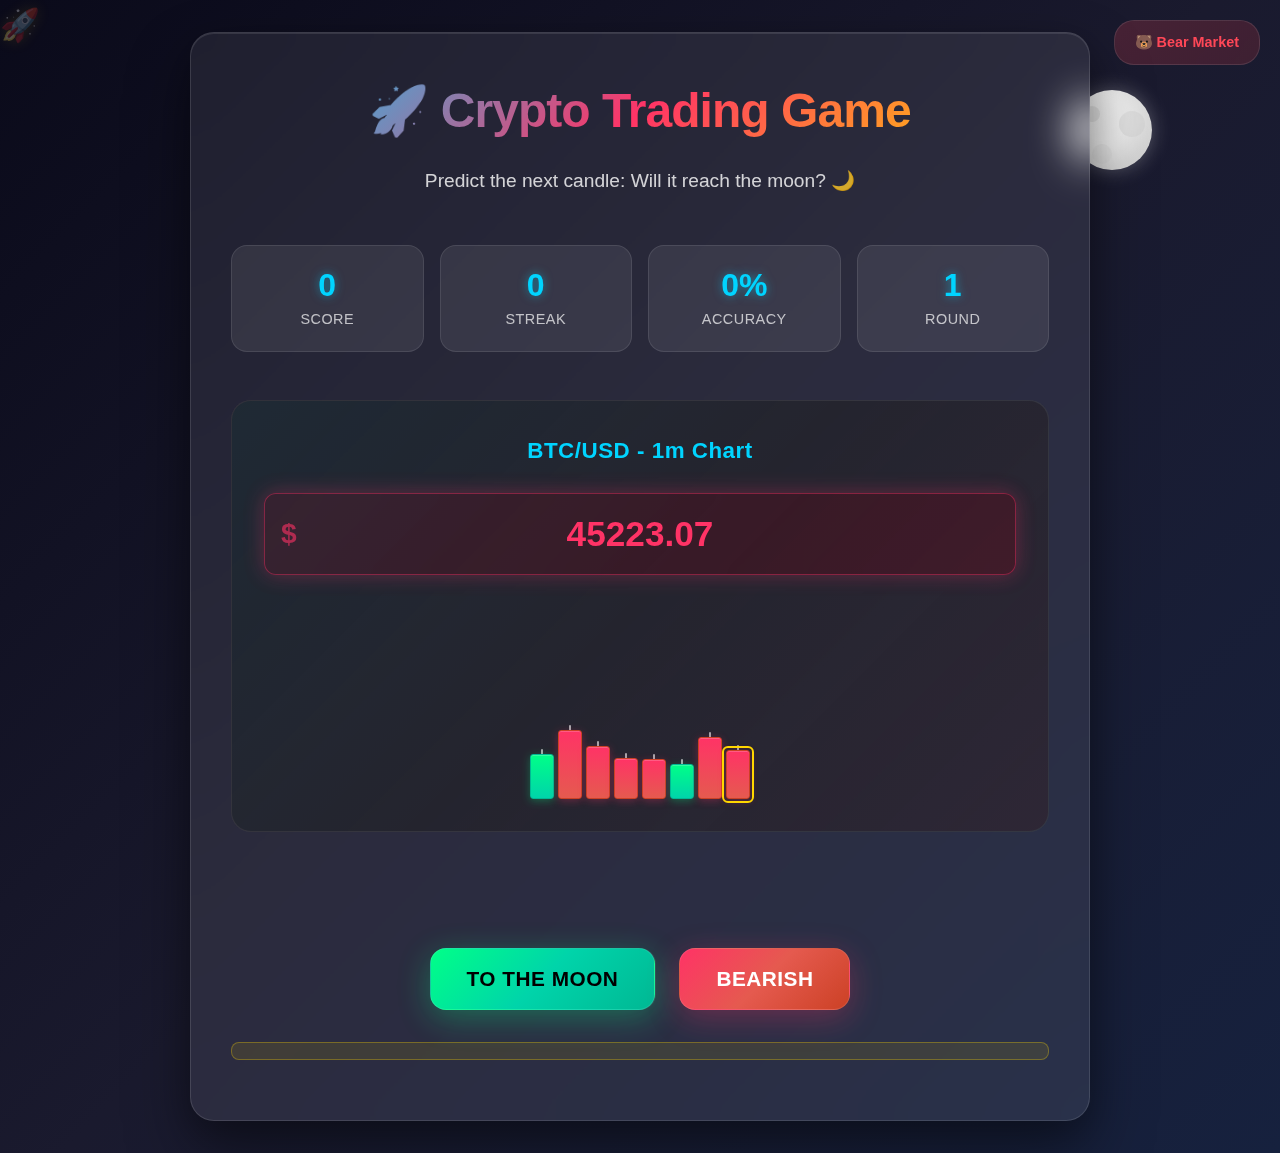
<file: index.html>
<!DOCTYPE html>
<html lang="en">
<head>
    <meta charset="UTF-8">
    <meta name="viewport" content="width=device-width, initial-scale=1.0">
    <title>🚀 Crypto Trading Game - Predict the Market!</title>
    <link rel="stylesheet" href="styles.css">
    <meta name="description" content="Test your crypto prediction skills! Predict whether Bitcoin will go bullish or bearish in this interactive trading game.">
    <meta name="keywords" content="crypto, trading, game, bitcoin, prediction, blockchain, JBECP">
</head>
<body>
    <!-- Enhanced Animated Background -->
    <div class="space-background">
        <div class="stars"></div>
        <div class="moon"></div>
        
        <!-- Background Rocket Animation -->
        <div class="background-rocket">🚀</div>
    </div>

    <!-- Market Trend Indicator -->
    <div class="market-indicator" id="marketIndicator">
        📊 Market Neutral
    </div>

    <div class="game-container">
        <div class="header">
            <h1>🚀 Crypto Trading Game</h1>
            <p>Predict the next candle: Will it reach the moon? 🌙</p>
        </div>

        <div class="stats">
            <div class="stat-item">
                <div class="stat-value" id="score">0</div>
                <div>Score</div>
            </div>
            <div class="stat-item">
                <div class="stat-value" id="streak">0</div>
                <div>Streak</div>
            </div>
            <div class="stat-item">
                <div class="stat-value" id="accuracy">0%</div>
                <div>Accuracy</div>
            </div>
            <div class="stat-item">
                <div class="stat-value" id="round">1</div>
                <div>Round</div>
            </div>
        </div>

        <div class="chart-container">
            <div class="chart-title">BTC/USD - 1m Chart</div>
            <div class="price-display" id="currentPrice">$45,234.56</div>
            <div class="candlestick-chart" id="chart"></div>
        </div>

        <div class="game-controls">
            <div class="result-message" id="resultMessage"></div>
            <div class="prediction-buttons">
                <button class="btn btn-bullish" id="bullishBtn" onclick="makePrediction('bullish')">
                    TO THE MOON
                </button>
                <button class="btn btn-bearish" id="bearishBtn" onclick="makePrediction('bearish')">
                    BEARISH
                </button>
            </div>
            <div class="countdown" id="countdown"></div>
        </div>
    </div>

    <!-- Enhanced Win Modal -->
    <div class="win-modal" id="winModal">
        <div class="modal-content">
            <button class="close-modal" id="closeWinModal">&times;</button>
            <div class="modal-icon">🎉</div>
            <div style="font-size: 1.5em; color: #4ecdc4; font-weight: bold; margin-bottom: 10px;">
                GREAT PREDICTION! 🌟
            </div>
            <div style="color: #fff; font-size: 1.1em;">
                Your prediction was correct!
            </div>
        </div>
    </div>

    <script src="script.js"></script>
</body>
</html>
</file>
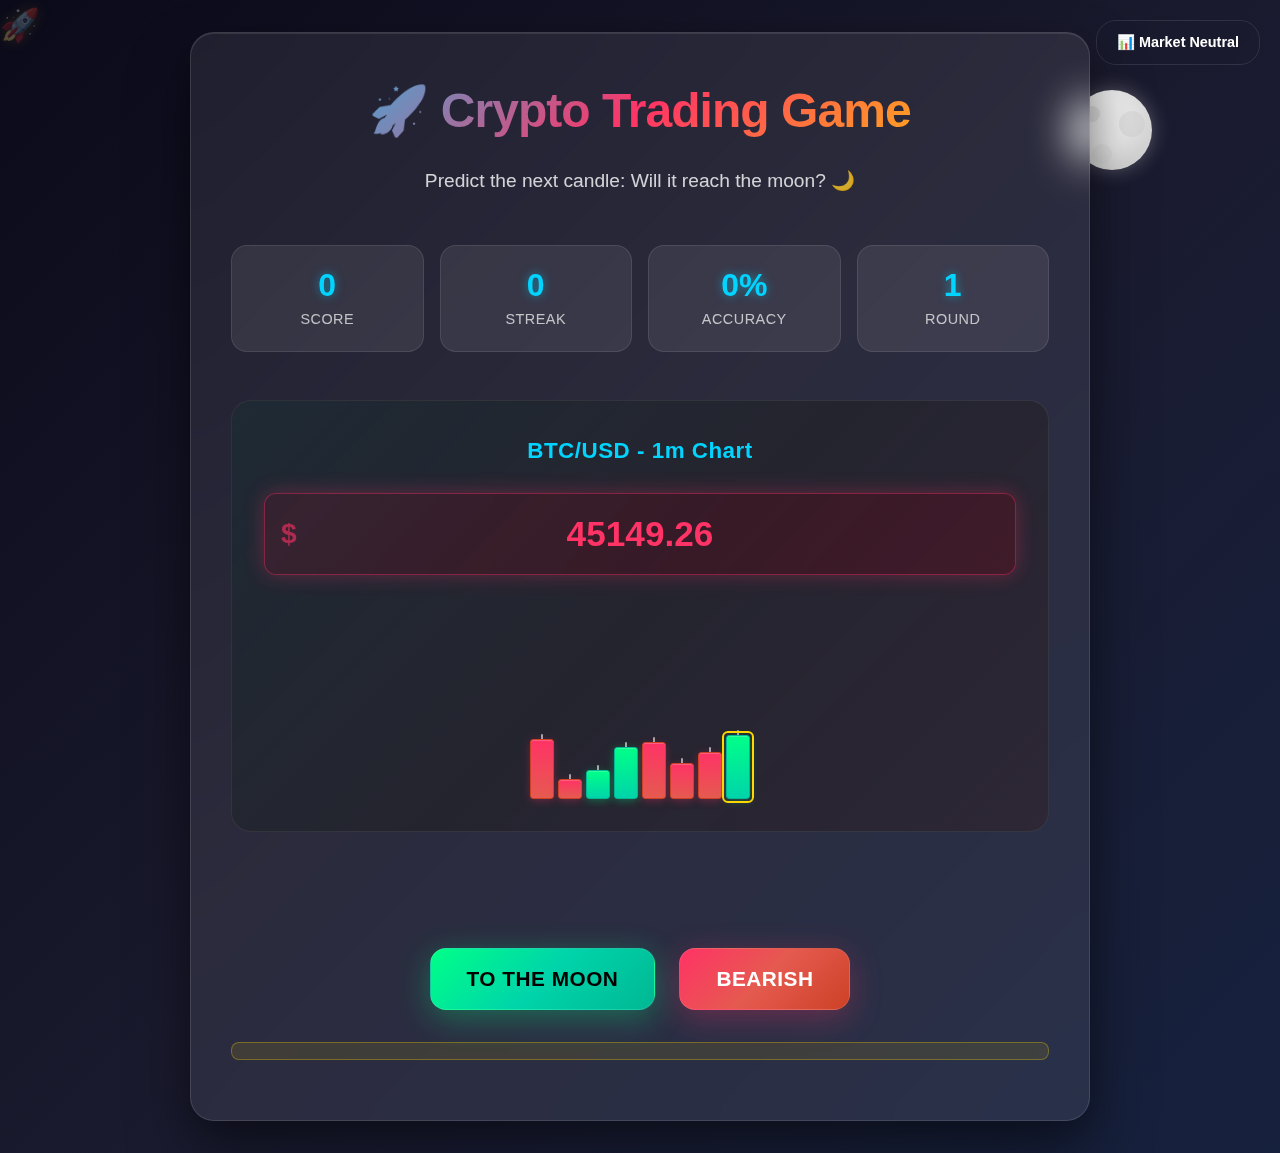
<file: crypto.html>
<!DOCTYPE html>
<html lang="en">
<head>
    <meta charset="UTF-8">
    <meta name="viewport" content="width=device-width, initial-scale=1.0">
    <title>Crypto Trading Game</title>
    <link rel="stylesheet" href="styles.css">
    <meta name="description" content="Test your crypto prediction skills! Predict whether Bitcoin will go bullish or bearish in this interactive trading game.">
    <meta name="keywords" content="crypto, trading, game, bitcoin, prediction, blockchain, JBECP">
</head>
<body>
    <!-- Enhanced Animated Background -->
    <div class="space-background">
        <div class="stars"></div>
        <div class="moon"></div>

        <!-- Background Rocket Animation -->
        <div class="background-rocket">🚀</div>
    </div>

    <!-- Market Trend Indicator -->
    <div class="market-indicator" id="marketIndicator">
        📊 Market Neutral
    </div>

    <div class="game-container">
        <div class="header">
            <h1>🚀 Crypto Trading Game</h1>
            <p>Predict the next candle: Will it reach the moon? 🌙</p>
        </div>

        <div class="stats">
            <div class="stat-item">
                <div class="stat-value" id="score">0</div>
                <div>Score</div>
            </div>
            <div class="stat-item">
                <div class="stat-value" id="streak">0</div>
                <div>Streak</div>
            </div>
            <div class="stat-item">
                <div class="stat-value" id="accuracy">0%</div>
                <div>Accuracy</div>
            </div>
            <div class="stat-item">
                <div class="stat-value" id="round">1</div>
                <div>Round</div>
            </div>
        </div>

        <div class="chart-container">
            <div class="chart-title">BTC/USD - 1m Chart</div>
            <div class="price-display" id="currentPrice">$45,234.56</div>
            <div class="candlestick-chart" id="chart"></div>
        </div>

        <div class="game-controls">
            <div class="result-message" id="resultMessage"></div>
            <div class="prediction-buttons">
                <button class="btn btn-bullish" id="bullishBtn" onclick="makePrediction('bullish')">
                    TO THE MOON
                </button>
                <button class="btn btn-bearish" id="bearishBtn" onclick="makePrediction('bearish')">
                    BEARISH
                </button>
            </div>
            <div class="countdown" id="countdown"></div>
        </div>
    </div>

    <!-- Enhanced Win Modal -->
    <div class="win-modal" id="winModal">
        <div class="modal-content">
            <button class="close-modal" id="closeWinModal">&times;</button>
            <div class="modal-icon">🎉</div>
            <div style="font-size: 1.5em; color: #4ecdc4; font-weight: bold; margin-bottom: 10px;">
                GREAT PREDICTION! 🌟
            </div>
            <div style="color: #fff; font-size: 1.1em;">
                Your prediction was correct!
            </div>
        </div>
    </div>

    <script src="script.js"></script>
</body>
</html>
</file>
<file: styles.css>
* {
    margin: 0;
    padding: 0;
    box-sizing: border-box;
}

body {
    font-family: 'Inter', 'Segoe UI', 'Roboto', sans-serif;
    background: linear-gradient(135deg, #0a0a1a 0%, #1a1a2e 50%, #16213e 100%);
    color: #ffffff;
    min-height: 100vh;
    display: flex;
    flex-direction: column;
    align-items: center;
    padding: clamp(16px, 4vw, 32px);
    overflow-x: hidden;
    position: relative;
    line-height: 1.6;
    font-weight: 400;
}

/* Enhanced Animated Background */
.space-background {
    position: fixed;
    top: 0;
    left: 0;
    width: 100vw;
    height: 100vh;
    z-index: -1;
    overflow: hidden;
}

.stars {
    position: absolute;
    width: 100%;
    height: 100%;
    background: transparent;
}

.stars:before, .stars:after {
    content: '';
    position: absolute;
    width: 100%;
    height: 100%;
    top: 0;
    left: 0;
    background: transparent;
    pointer-events: none;
}

.stars:before {
    box-shadow:
        20vw 10vh 1px 1px rgba(255,255,255,0.8),
        40vw 30vh 2px 2px rgba(255,255,255,0.6),
        60vw 50vh 1px 1px rgba(255,255,255,0.9),
        80vw 20vh 1px 1px rgba(255,255,255,0.7),
        10vw 80vh 2px 2px rgba(255,255,255,0.5),
        70vw 70vh 1px 1px rgba(255,255,255,0.8),
        30vw 60vh 1px 1px rgba(255,255,255,0.6),
        50vw 90vh 2px 2px rgba(255,255,255,0.9),
        90vw 40vh 1px 1px rgba(255,255,255,0.7),
        15vw 15vh 1px 1px rgba(255,255,255,0.8);
    animation: twinkle 3s infinite alternate;
}

.stars:after {
    box-shadow:
        25vw 20vh 1px 1px rgba(255,255,255,0.7),
        45vw 35vh 2px 2px rgba(255,255,255,0.5),
        65vw 55vh 1px 1px rgba(255,255,255,0.8),
        85vw 25vh 1px 1px rgba(255,255,255,0.6),
        12vw 85vh 2px 2px rgba(255,255,255,0.9),
        75vw 75vh 1px 1px rgba(255,255,255,0.7),
        35vw 65vh 1px 1px rgba(255,255,255,0.5),
        55vw 95vh 2px 2px rgba(255,255,255,0.8),
        95vw 45vh 1px 1px rgba(255,255,255,0.6),
        18vw 18vh 1px 1px rgba(255,255,255,0.9);
    animation: twinkle 4s infinite alternate;
}

@keyframes twinkle {
    0% { opacity: 0.5; }
    100% { opacity: 1; }
}

/* Dynamic Moon */
.moon {
    position: absolute;
    top: 10vh;
    right: 10vw;
    width: 80px;
    height: 80px;
    border-radius: 50%;
    background: linear-gradient(135deg, #f4f4f4 0%, #e8e8e8 100%);
    box-shadow: 
        0 0 20px rgba(244, 244, 244, 0.3),
        inset -10px -10px 20px rgba(0, 0, 0, 0.1);
    animation: moonGlow 2s infinite alternate;
}

.moon:before {
    content: '';
    position: absolute;
    top: 20%;
    left: 15%;
    width: 20%;
    height: 20%;
    border-radius: 50%;
    background: rgba(200, 200, 200, 0.4);
    box-shadow: 
        40px 10px 0 5px rgba(200, 200, 200, 0.3),
        10px 40px 0 2px rgba(200, 200, 200, 0.2);
}

@keyframes moonGlow {
    0% {
        box-shadow:
            0 0 20px rgba(244, 244, 244, 0.3),
            inset -10px -10px 20px rgba(0, 0, 0, 0.1);
    }
    100% {
        box-shadow:
            0 0 40px rgba(244, 244, 244, 0.6),
            inset -10px -10px 20px rgba(0, 0, 0, 0.1);
    }
}

/* Background Rocket Animation */
.background-rocket {
    position: absolute;
    font-size: 2rem;
    opacity: 0.3;
    z-index: -1;
    animation: backgroundRocketFlight 15s linear infinite;
    filter: drop-shadow(0 0 8px rgba(255, 215, 0, 0.4));
    pointer-events: none;
}

@keyframes backgroundRocketFlight {
    0% {
        bottom: 5vh;
        left: -5vw;
        transform: rotate(-15deg) scale(0.8);
        opacity: 0;
    }
    5% {
        opacity: 0.3;
    }
    25% {
        bottom: 25vh;
        left: 25vw;
        transform: rotate(0deg) scale(1);
        opacity: 0.4;
    }
    50% {
        bottom: 50vh;
        left: 50vw;
        transform: rotate(15deg) scale(1.1);
        opacity: 0.3;
    }
    75% {
        bottom: 75vh;
        left: 75vw;
        transform: rotate(25deg) scale(0.9);
        opacity: 0.2;
    }
    95% {
        bottom: 90vh;
        left: 95vw;
        transform: rotate(30deg) scale(0.7);
        opacity: 0.1;
    }
    100% {
        bottom: 95vh;
        left: 105vw;
        transform: rotate(35deg) scale(0.5);
        opacity: 0;
    }
}

















/* Launch Particle Animation */
@keyframes launchParticle {
    0% {
        transform: translateX(0) translateY(0) scale(1);
        opacity: 1;
    }
    50% {
        transform: translateX(var(--random-x, 20px)) translateY(var(--random-y, -30px)) scale(1.2);
        opacity: 0.8;
    }
    100% {
        transform: translateX(var(--random-x, 40px)) translateY(var(--random-y, -60px)) scale(0);
        opacity: 0;
    }
}

/* Market Trend Indicator */
.market-indicator {
    position: absolute;
    top: 20px;
    right: 20px;
    padding: 10px 20px;
    border-radius: 20px;
    font-size: 0.9em;
    font-weight: bold;
    transition: all 0.3s ease;
    backdrop-filter: blur(10px);
    border: 1px solid rgba(255, 255, 255, 0.1);
}

.market-indicator.bullish {
    background: linear-gradient(135deg, rgba(0, 255, 136, 0.2), rgba(0, 204, 102, 0.2));
    color: #00ff88;
    animation: bullishPulse 2s infinite ease-in-out;
}

.market-indicator.bearish {
    background: linear-gradient(135deg, rgba(255, 71, 87, 0.2), rgba(204, 54, 64, 0.2));
    color: #ff4757;
    animation: bearishPulse 2s infinite ease-in-out;
}

@keyframes bullishPulse {
    0%, 100% { transform: scale(1); }
    50% { transform: scale(1.05); }
}

@keyframes bearishPulse {
    0%, 100% { transform: scale(1); }
    50% { transform: scale(0.95); }
}

.game-container {
    max-width: 900px;
    width: 100%;
    background: rgba(255, 255, 255, 0.08);
    border-radius: 24px;
    padding: clamp(24px, 5vw, 40px);
    backdrop-filter: blur(20px);
    border: 1px solid rgba(255, 255, 255, 0.12);
    box-shadow:
        0 32px 64px rgba(0, 0, 0, 0.4),
        0 8px 32px rgba(0, 0, 0, 0.2),
        inset 0 1px 0 rgba(255, 255, 255, 0.1);
    position: relative;
    z-index: 1;
}

.header {
    text-align: center;
    margin-bottom: clamp(32px, 6vw, 48px);
}

.header h1 {
    font-size: clamp(2rem, 5vw, 3rem);
    font-weight: 700;
    background: linear-gradient(135deg, #00d4ff 0%, #ff3366 50%, #ffd700 100%);
    -webkit-background-clip: text;
    -webkit-text-fill-color: transparent;
    background-clip: text;
    margin-bottom: 16px;
    animation: titleGlow 4s ease-in-out infinite alternate;
    letter-spacing: -0.02em;
}

.header p {
    font-size: clamp(1rem, 2.5vw, 1.2rem);
    color: rgba(255, 255, 255, 0.8);
    font-weight: 400;
    margin: 0;
}

@keyframes titleGlow {
    0% {
        filter: brightness(1) saturate(1);
        transform: scale(1);
    }
    100% {
        filter: brightness(1.3) saturate(1.2);
        transform: scale(1.02);
    }
}

.stats {
    display: grid;
    grid-template-columns: repeat(auto-fit, minmax(140px, 1fr));
    gap: 16px;
    margin-bottom: clamp(32px, 6vw, 48px);
}

.stat-item {
    background: rgba(255, 255, 255, 0.08);
    padding: 20px 16px;
    border-radius: 16px;
    text-align: center;
    border: 1px solid rgba(255, 255, 255, 0.1);
    transition: all 0.4s cubic-bezier(0.4, 0, 0.2, 1);
    position: relative;
    overflow: hidden;
}

.stat-item::before {
    content: '';
    position: absolute;
    top: 0;
    left: 0;
    right: 0;
    height: 2px;
    background: linear-gradient(90deg, #00d4ff, #ff3366, #ffd700);
    transform: scaleX(0);
    transition: transform 0.4s cubic-bezier(0.4, 0, 0.2, 1);
}

.stat-item:hover {
    transform: translateY(-8px) scale(1.02);
    box-shadow:
        0 20px 40px rgba(0, 0, 0, 0.3),
        0 8px 16px rgba(0, 212, 255, 0.2);
    background: rgba(255, 255, 255, 0.12);
}

.stat-item:hover::before {
    transform: scaleX(1);
}

.stat-value {
    font-size: clamp(1.5rem, 3vw, 2rem);
    font-weight: 700;
    color: #00d4ff;
    margin-bottom: 4px;
    line-height: 1.2;
    text-shadow: 0 0 10px rgba(0, 212, 255, 0.5);
    transition: all 0.3s cubic-bezier(0.4, 0, 0.2, 1);
}

.stat-value.updating {
    animation: statUpdate 0.6s ease-in-out;
    color: #00ff88;
    text-shadow: 0 0 15px rgba(0, 255, 136, 0.7);
}

@keyframes statUpdate {
    0% { transform: scale(1); }
    50% { transform: scale(1.2); color: #ffd700; }
    100% { transform: scale(1); }
}

.stat-item div:last-child {
    font-size: 0.9rem;
    color: rgba(255, 255, 255, 0.7);
    font-weight: 500;
    text-transform: uppercase;
    letter-spacing: 0.5px;
}

.chart-container {
    background: rgba(0, 0, 0, 0.4);
    border-radius: 20px;
    padding: clamp(20px, 4vw, 32px);
    margin-bottom: clamp(32px, 6vw, 48px);
    min-height: 320px;
    position: relative;
    overflow: hidden;
    border: 1px solid rgba(255, 255, 255, 0.08);
    backdrop-filter: blur(10px);
}

.chart-container::before {
    content: '';
    position: absolute;
    top: 0;
    left: 0;
    right: 0;
    bottom: 0;
    background: linear-gradient(135deg,
        rgba(0, 212, 255, 0.05) 0%,
        transparent 50%,
        rgba(255, 51, 102, 0.05) 100%);
    pointer-events: none;
}

.chart-title {
    text-align: center;
    margin-bottom: 24px;
    color: #00d4ff;
    font-size: clamp(1.1rem, 2.5vw, 1.4rem);
    font-weight: 600;
    letter-spacing: 0.5px;
}

.candlestick-chart {
    display: flex;
    align-items: flex-end;
    justify-content: center;
    height: 200px;
    gap: clamp(2px, 1vw, 4px);
    padding: 0 16px;
}

.candle {
    width: clamp(16px, 3vw, 24px);
    position: relative;
    transition: all 0.4s cubic-bezier(0.4, 0, 0.2, 1);
    cursor: pointer;
}

.candle:hover {
    transform: scale(1.15);
    z-index: 10;
    filter: brightness(1.2) drop-shadow(0 0 10px rgba(255, 255, 255, 0.3));
}

.candle:hover::after {
    content: attr(data-tooltip);
    position: absolute;
    bottom: 100%;
    left: 50%;
    transform: translateX(-50%);
    background: rgba(0, 0, 0, 0.9);
    color: white;
    padding: 8px 12px;
    border-radius: 6px;
    font-size: 0.8rem;
    white-space: nowrap;
    z-index: 1000;
    opacity: 1;
    animation: tooltipFadeIn 0.3s ease-in-out;
}

@keyframes tooltipFadeIn {
    0% { opacity: 0; transform: translateX(-50%) translateY(10px); }
    100% { opacity: 1; transform: translateX(-50%) translateY(0); }
}

.candle-body {
    width: 100%;
    border-radius: 3px;
    position: relative;
    box-shadow: 0 2px 8px rgba(0, 0, 0, 0.3);
}

.candle-wick {
    width: 2px;
    background: rgba(255, 255, 255, 0.6);
    margin: 0 auto;
    position: absolute;
    left: 50%;
    transform: translateX(-50%);
    border-radius: 1px;
}

.candle.bullish .candle-body {
    background: linear-gradient(180deg, #00ff88 0%, #00d4aa 100%);
    border: 1px solid #00b894;
    box-shadow:
        0 2px 8px rgba(0, 255, 136, 0.3),
        inset 0 1px 0 rgba(255, 255, 255, 0.2);
}

.candle.bearish .candle-body {
    background: linear-gradient(180deg, #ff3366 0%, #e55a4f 100%);
    border: 1px solid #cc4125;
    box-shadow:
        0 2px 8px rgba(255, 51, 102, 0.3),
        inset 0 1px 0 rgba(255, 255, 255, 0.2);
}

.candle.current {
    animation: modernPulse 2s ease-in-out infinite;
}

.candle.current::after {
    content: '';
    position: absolute;
    top: -4px;
    left: -4px;
    right: -4px;
    bottom: -4px;
    border: 2px solid #ffd700;
    border-radius: 6px;
    animation: currentGlow 2s ease-in-out infinite;
}

@keyframes modernPulse {
    0%, 100% {
        opacity: 1;
        transform: scale(1);
    }
    50% {
        opacity: 0.8;
        transform: scale(1.05);
    }
}

@keyframes currentGlow {
    0%, 100% {
        opacity: 0.6;
        transform: scale(1);
    }
    50% {
        opacity: 1;
        transform: scale(1.1);
    }
}

.price-display {
    text-align: center;
    margin-bottom: 24px;
    font-size: clamp(1.5rem, 4vw, 2.2rem);
    font-weight: 700;
    transition: all 0.4s cubic-bezier(0.4, 0, 0.2, 1);
    padding: 12px 24px;
    border-radius: 12px;
    background: rgba(255, 255, 255, 0.05);
    border: 1px solid rgba(255, 255, 255, 0.1);
    backdrop-filter: blur(10px);
    position: relative;
    overflow: hidden;
}

.price-display::before {
    content: '$';
    position: absolute;
    left: 16px;
    top: 50%;
    transform: translateY(-50%);
    font-size: 0.8em;
    opacity: 0.6;
}

.price-up {
    color: #00ff88;
    animation: enhancedPriceUp 0.8s cubic-bezier(0.4, 0, 0.2, 1);
    background: rgba(0, 255, 136, 0.15);
    border-color: rgba(0, 255, 136, 0.4);
    box-shadow: 0 0 20px rgba(0, 255, 136, 0.3);
}

.price-down {
    color: #ff3366;
    animation: enhancedPriceDown 0.8s cubic-bezier(0.4, 0, 0.2, 1);
    background: rgba(255, 51, 102, 0.15);
    border-color: rgba(255, 51, 102, 0.4);
    box-shadow: 0 0 20px rgba(255, 51, 102, 0.3);
}

.price-updating {
    animation: priceUpdate 0.4s ease-in-out;
}

@keyframes priceUpdate {
    0% { transform: scale(1); }
    50% { transform: scale(1.05); filter: brightness(1.2); }
    100% { transform: scale(1); }
}

@keyframes enhancedPriceUp {
    0% {
        transform: scale(1) translateY(0);
        box-shadow: 0 0 0 rgba(0, 255, 136, 0);
        filter: brightness(1);
    }
    25% {
        transform: scale(1.08) translateY(-4px);
        box-shadow: 0 12px 32px rgba(0, 255, 136, 0.5);
        filter: brightness(1.2);
    }
    50% {
        transform: scale(1.05) translateY(-2px);
        box-shadow: 0 8px 24px rgba(0, 255, 136, 0.4);
        filter: brightness(1.1);
    }
    100% {
        transform: scale(1) translateY(0);
        box-shadow: 0 4px 16px rgba(0, 255, 136, 0.2);
        filter: brightness(1);
    }
}

@keyframes enhancedPriceDown {
    0% {
        transform: scale(1) translateY(0);
        box-shadow: 0 0 0 rgba(255, 51, 102, 0);
        filter: brightness(1);
    }
    25% {
        transform: scale(0.92) translateY(4px);
        box-shadow: 0 8px 24px rgba(255, 51, 102, 0.5);
        filter: brightness(1.2);
    }
    50% {
        transform: scale(0.95) translateY(2px);
        box-shadow: 0 4px 16px rgba(255, 51, 102, 0.4);
        filter: brightness(1.1);
    }
    100% {
        transform: scale(1) translateY(0);
        box-shadow: 0 2px 8px rgba(255, 51, 102, 0.2);
        filter: brightness(1);
    }
}

.game-controls {
    text-align: center;
    margin-bottom: 20px;
}

.prediction-buttons {
    display: flex;
    justify-content: center;
    gap: clamp(16px, 4vw, 24px);
    margin-bottom: clamp(24px, 5vw, 32px);
    flex-wrap: wrap;
}

.btn {
    padding: 18px 36px;
    font-size: clamp(1rem, 2.5vw, 1.3rem);
    border: none;
    border-radius: 16px;
    cursor: pointer;
    transition: all 0.4s cubic-bezier(0.4, 0, 0.2, 1);
    font-weight: 600;
    text-transform: uppercase;
    letter-spacing: 0.5px;
    position: relative;
    overflow: hidden;
    min-width: 160px;
    backdrop-filter: blur(10px);
    border: 1px solid rgba(255, 255, 255, 0.1);
}

.btn::before {
    content: '';
    position: absolute;
    top: 0;
    left: -100%;
    width: 100%;
    height: 100%;
    background: linear-gradient(90deg, transparent, rgba(255, 255, 255, 0.3), transparent);
    transition: left 0.6s cubic-bezier(0.4, 0, 0.2, 1);
}

.btn::after {
    content: '';
    position: absolute;
    top: 50%;
    left: 50%;
    width: 0;
    height: 0;
    background: rgba(255, 255, 255, 0.2);
    border-radius: 50%;
    transform: translate(-50%, -50%);
    transition: width 0.4s ease, height 0.4s ease;
}

.btn:hover::before {
    left: 100%;
}

.btn:hover::after {
    width: 300px;
    height: 300px;
}

.btn-bullish {
    background: linear-gradient(135deg, #00ff88 0%, #00d4aa 50%, #00b894 100%);
    color: #000;
    box-shadow: 0 8px 32px rgba(0, 255, 136, 0.3);
}

.btn-bullish:hover {
    background: linear-gradient(135deg, #00d4aa 0%, #00b894 50%, #00a085 100%);
    transform: translateY(-4px) scale(1.05);
    box-shadow:
        0 16px 48px rgba(0, 255, 136, 0.5),
        0 8px 16px rgba(0, 255, 136, 0.3);
    animation: buttonPulse 0.6s ease-in-out;
}

.btn-bullish:active {
    transform: translateY(-2px) scale(1.02);
    animation: buttonClick 0.2s ease-in-out;
}

.btn-bearish {
    background: linear-gradient(135deg, #ff3366 0%, #e55a4f 50%, #cc4125 100%);
    color: #fff;
    box-shadow: 0 8px 32px rgba(255, 51, 102, 0.3);
}

.btn-bearish:hover {
    background: linear-gradient(135deg, #e55a4f 0%, #cc4125 50%, #b8371a 100%);
    transform: translateY(-4px) scale(1.05);
    box-shadow:
        0 16px 48px rgba(255, 51, 102, 0.5),
        0 8px 16px rgba(255, 51, 102, 0.3);
    animation: buttonPulse 0.6s ease-in-out;
}

.btn-bearish:active {
    transform: translateY(-2px) scale(1.02);
    animation: buttonClick 0.2s ease-in-out;
}

.btn:disabled {
    opacity: 0.4;
    cursor: not-allowed;
    transform: none;
    box-shadow: none;
}

/* Button Animation Keyframes */
@keyframes buttonPulse {
    0% { box-shadow: 0 8px 32px rgba(0, 255, 136, 0.3); }
    50% { box-shadow: 0 16px 48px rgba(0, 255, 136, 0.6); }
    100% { box-shadow: 0 8px 32px rgba(0, 255, 136, 0.3); }
}

@keyframes buttonClick {
    0% { transform: translateY(-4px) scale(1.05); }
    50% { transform: translateY(-1px) scale(1.08); }
    100% { transform: translateY(-2px) scale(1.02); }
}

.btn:disabled::before,
.btn:disabled::after {
    display: none;
}

.result-message {
    text-align: center;
    font-size: clamp(1.1rem, 2.5vw, 1.4rem);
    margin-bottom: 20px;
    min-height: 48px;
    display: flex;
    align-items: center;
    justify-content: center;
    padding: 12px 24px;
    border-radius: 12px;
    font-weight: 500;
    transition: all 0.4s cubic-bezier(0.4, 0, 0.2, 1);
    opacity: 1;
    transform: translateY(0);
}

.result-correct {
    color: #00ff88;
    background: rgba(0, 255, 136, 0.1);
    border: 1px solid rgba(0, 255, 136, 0.3);
    animation: modernBounce 0.8s cubic-bezier(0.4, 0, 0.2, 1);
}

.result-incorrect {
    color: #ff3366;
    background: rgba(255, 51, 102, 0.1);
    border: 1px solid rgba(255, 51, 102, 0.3);
    animation: modernShake 0.6s cubic-bezier(0.4, 0, 0.2, 1);
}

@keyframes modernBounce {
    0% {
        transform: scale(0.8) translateY(20px);
        opacity: 0;
    }
    50% {
        transform: scale(1.05) translateY(-8px);
        opacity: 1;
    }
    100% {
        transform: scale(1) translateY(0);
        opacity: 1;
    }
}

@keyframes modernShake {
    0% {
        transform: translateX(0) scale(0.9);
        opacity: 0;
    }
    25% {
        transform: translateX(-8px) scale(1);
        opacity: 1;
    }
    50% {
        transform: translateX(8px) scale(1);
    }
    75% {
        transform: translateX(-4px) scale(1);
    }
    100% {
        transform: translateX(0) scale(1);
        opacity: 1;
    }
}

.countdown {
    text-align: center;
    font-size: clamp(1rem, 2vw, 1.2rem);
    color: #ffd700;
    font-weight: 500;
    padding: 8px 16px;
    border-radius: 8px;
    background: rgba(255, 215, 0, 0.1);
    border: 1px solid rgba(255, 215, 0, 0.3);
}

.loading {
    text-align: center;
    color: #00d4ff;
    font-style: italic;
    font-weight: 500;
    animation: loadingPulse 1.5s ease-in-out infinite;
}

@keyframes loadingPulse {
    0%, 100% { opacity: 0.6; }
    50% { opacity: 1; }
}

/* Win Modal */
.win-modal {
    display: none;
    position: fixed;
    top: 0;
    left: 0;
    width: 100vw;
    height: 100vh;
    background: rgba(0, 0, 0, 0.8);
    z-index: 1000;
    align-items: center;
    justify-content: center;
}

.modal-content {
    background: linear-gradient(135deg, #181830, #1a1a2e);
    border-radius: 20px;
    padding: 40px 30px;
    text-align: center;
    position: relative;
    min-width: 300px;
    max-width: 90vw;
    box-shadow: 0 20px 40px rgba(0, 0, 0, 0.5);
    animation: modalSlideIn 0.5s ease;
}

@keyframes modalSlideIn {
    0% { transform: translateY(-50px); opacity: 0; }
    100% { transform: translateY(0); opacity: 1; }
}

.modal-icon {
    font-size: 4em;
    margin-bottom: 20px;
    animation: modalPulse 2s ease-in-out infinite;
}

@keyframes modalPulse {
    0%, 100% { transform: scale(1); }
    50% { transform: scale(1.1); }
}

@keyframes bearBounce {
    0%, 100% { transform: scale(1) rotate(0deg); }
    25% { transform: scale(1.1) rotate(-5deg); }
    50% { transform: scale(1.2) rotate(0deg); }
    75% { transform: scale(1.1) rotate(5deg); }
}

.close-modal {
    position: absolute;
    top: 15px;
    right: 20px;
    background: none;
    border: none;
    color: #fff;
    font-size: 1.5em;
    cursor: pointer;
    transition: all 0.3s ease;
}

.close-modal:hover {
    color: #ff6b6b;
    transform: scale(1.2);
}

/* Enhanced Responsive Design */
@media (max-width: 768px) {
    .game-container {
        margin: 16px;
        padding: 24px 20px;
    }

    .prediction-buttons {
        flex-direction: column;
        align-items: center;
        gap: 12px;
    }

    .btn {
        width: 100%;
        max-width: 280px;
        margin: 0;
    }

    .stats {
        grid-template-columns: repeat(2, 1fr);
        gap: 12px;
    }

    .chart-container {
        padding: 20px 16px;
        min-height: 280px;
    }

    .candlestick-chart {
        height: 160px;
        gap: 2px;
        padding: 0 8px;
    }

    .moon {
        width: 60px;
        height: 60px;
        top: 5vh;
        right: 5vw;
    }




}

@media (max-width: 480px) {
    .stats {
        grid-template-columns: 1fr;
        gap: 8px;
    }

    .chart-container {
        min-height: 240px;
    }

    .candlestick-chart {
        height: 140px;
    }

    .price-display {
        font-size: 1.5rem;
        padding: 8px 16px;
    }

    .background-rocket {
        font-size: 1.5rem;
        opacity: 0.2;
    }
}

/* High DPI displays */
@media (-webkit-min-device-pixel-ratio: 2), (min-resolution: 192dpi) {
    .candle-body {
        image-rendering: -webkit-optimize-contrast;
        image-rendering: crisp-edges;
    }
}

/* Reduced motion preferences */
@media (prefers-reduced-motion: reduce) {
    *,
    *::before,
    *::after {
        animation-duration: 0.01ms !important;
        animation-iteration-count: 1 !important;
        transition-duration: 0.01ms !important;
    }
}
</file>
